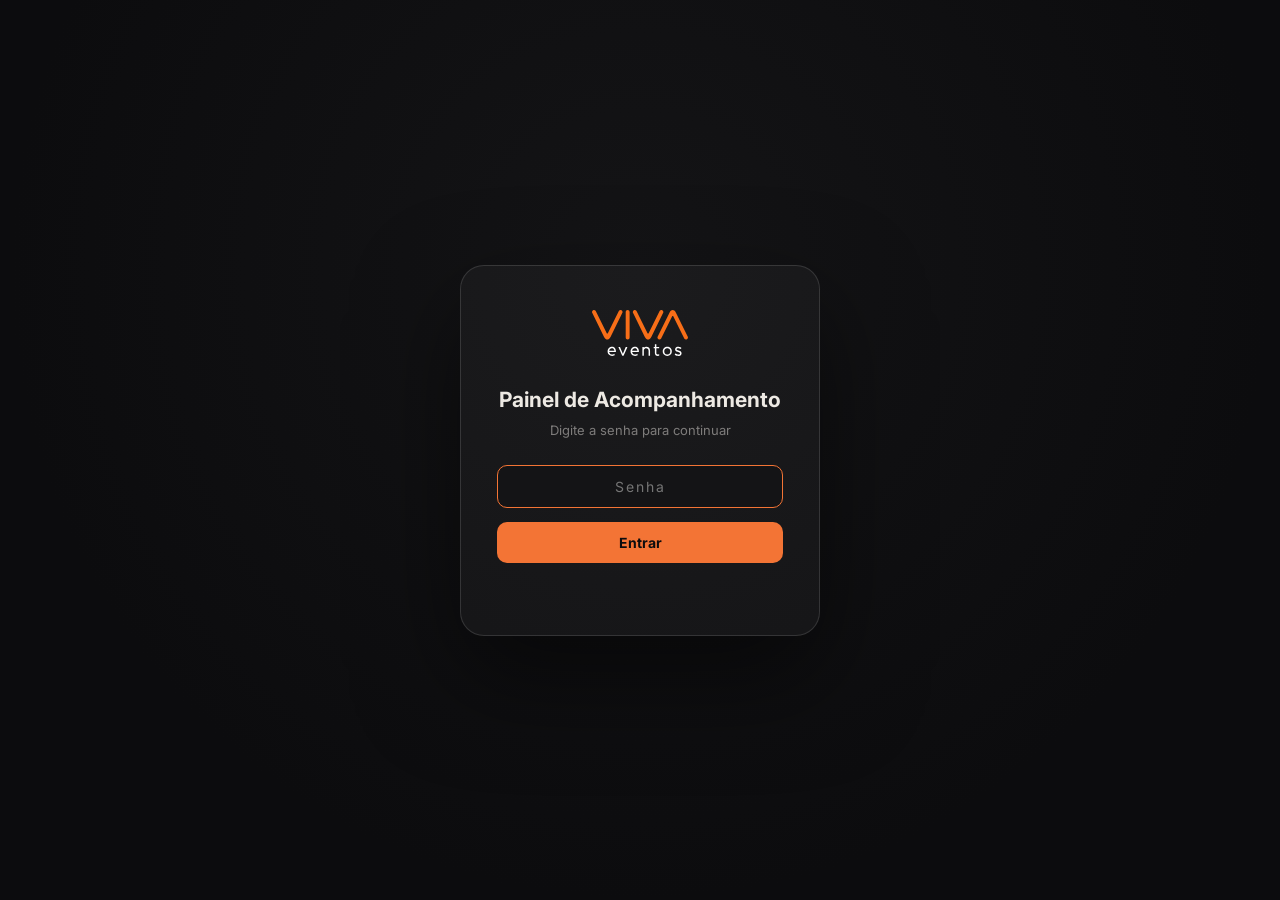
<file: index.html>
<!DOCTYPE html>
<html lang="pt-BR">
<head>
<meta charset="UTF-8">
<meta name="viewport" content="width=device-width, initial-scale=1.0">
<title>VIVA · Painel de Acompanhamento</title>
<link rel="icon" href="assets/logo-viva-icone.svg">
<link rel="preconnect" href="https://fonts.googleapis.com">
<link rel="preconnect" href="https://fonts.gstatic.com" crossorigin>
<link href="https://fonts.googleapis.com/css2?family=Inter:wght@300;400;500;600;700;800&display=swap" rel="stylesheet">
<link rel="stylesheet" href="css/style.css">
</head>
<body>

<!-- ═══════════ PORTÃO DE SENHA ═══════════ -->
<div id="gate">
    <div class="gate-box">
        <img src="assets/logo-viva-completa.svg" alt="VIVA">
        <h1>Painel de Acompanhamento</h1>
        <p>Digite a senha para continuar</p>
        <input type="password" id="gateInput" placeholder="Senha" autocomplete="off">
        <button id="gateBtn">Entrar</button>
        <div class="gate-err" id="gateErr"></div>
    </div>
</div>

<!-- ═══════════ APP ═══════════ -->
<div id="app">

    <header>
        <div class="hdr-left">
            <img src="assets/logo-viva.svg" alt="VIVA">
            <div>
                <div class="hdr-title">Painel de <em>Acompanhamento</em></div>
                <div class="hdr-sub">Tarefas e eventos · VIVA Eventos · Luminous · Triunfo</div>
            </div>
        </div>
        <div class="hdr-right">
            <div class="hdr-sync" id="syncBox" title="Os dados são sincronizados do Notion automaticamente a cada 15 minutos; esta tela recarrega o arquivo a cada 5 minutos.">
                <span class="sync-dot" id="syncDot"></span>
                <span id="syncTxt">Carregando…</span>
            </div>
            <div class="hdr-clock">
                <div class="time" id="clockTime">--:--</div>
                <div class="date" id="clockDate">—</div>
            </div>
            <button class="theme-btn" id="themeBtn" title="Alternar tema claro/escuro">☾</button>
        </div>
    </header>

    <div class="tab-bar">
        <button class="tab-btn active" data-tab="geral">Visão Geral</button>
        <button class="tab-btn" data-tab="atrasadas">Atrasadas</button>
        <button class="tab-btn" data-tab="semana">Semana</button>
    </div>

    <div class="filter-bar" id="filterBar" style="display:none;">
        <div class="pill-group" id="viewToggle" style="display:none;">
            <button class="pill active" data-view="lista">☰ Lista</button>
            <button class="pill" data-view="calendario">▦ Calendário</button>
        </div>
        <span class="filter-label" id="modoLabel">Ver:</span>
        <div class="pill-group" id="modoGroup">
            <button class="pill active" data-modo="pessoa-setor">Por pessoa e setor</button>
            <button class="pill" data-modo="pessoa">Por pessoa</button>
            <button class="pill" data-modo="setor">Por setor</button>
        </div>
        <span class="filter-label">Filtrar:</span>
        <select class="select-filter" id="filtroPessoa">
            <option value="todas">Todas as pessoas</option>
        </select>
        <select class="select-filter" id="filtroSetor">
            <option value="todos">Todos os setores</option>
        </select>
    </div>

    <main>
        <div class="tab-pane active" id="pane-geral"><div id="paneGeral"></div></div>
        <div class="tab-pane" id="pane-atrasadas"><div id="paneAtrasadas"></div></div>
        <div class="tab-pane" id="pane-semana"><div id="paneSemana"></div></div>
    </main>

    <footer>Dados sincronizados do Notion · VIVA Eventos</footer>
</div>

<script src="js/auth.js"></script>
<script src="js/app.js"></script>
</body>
</html>
</file>
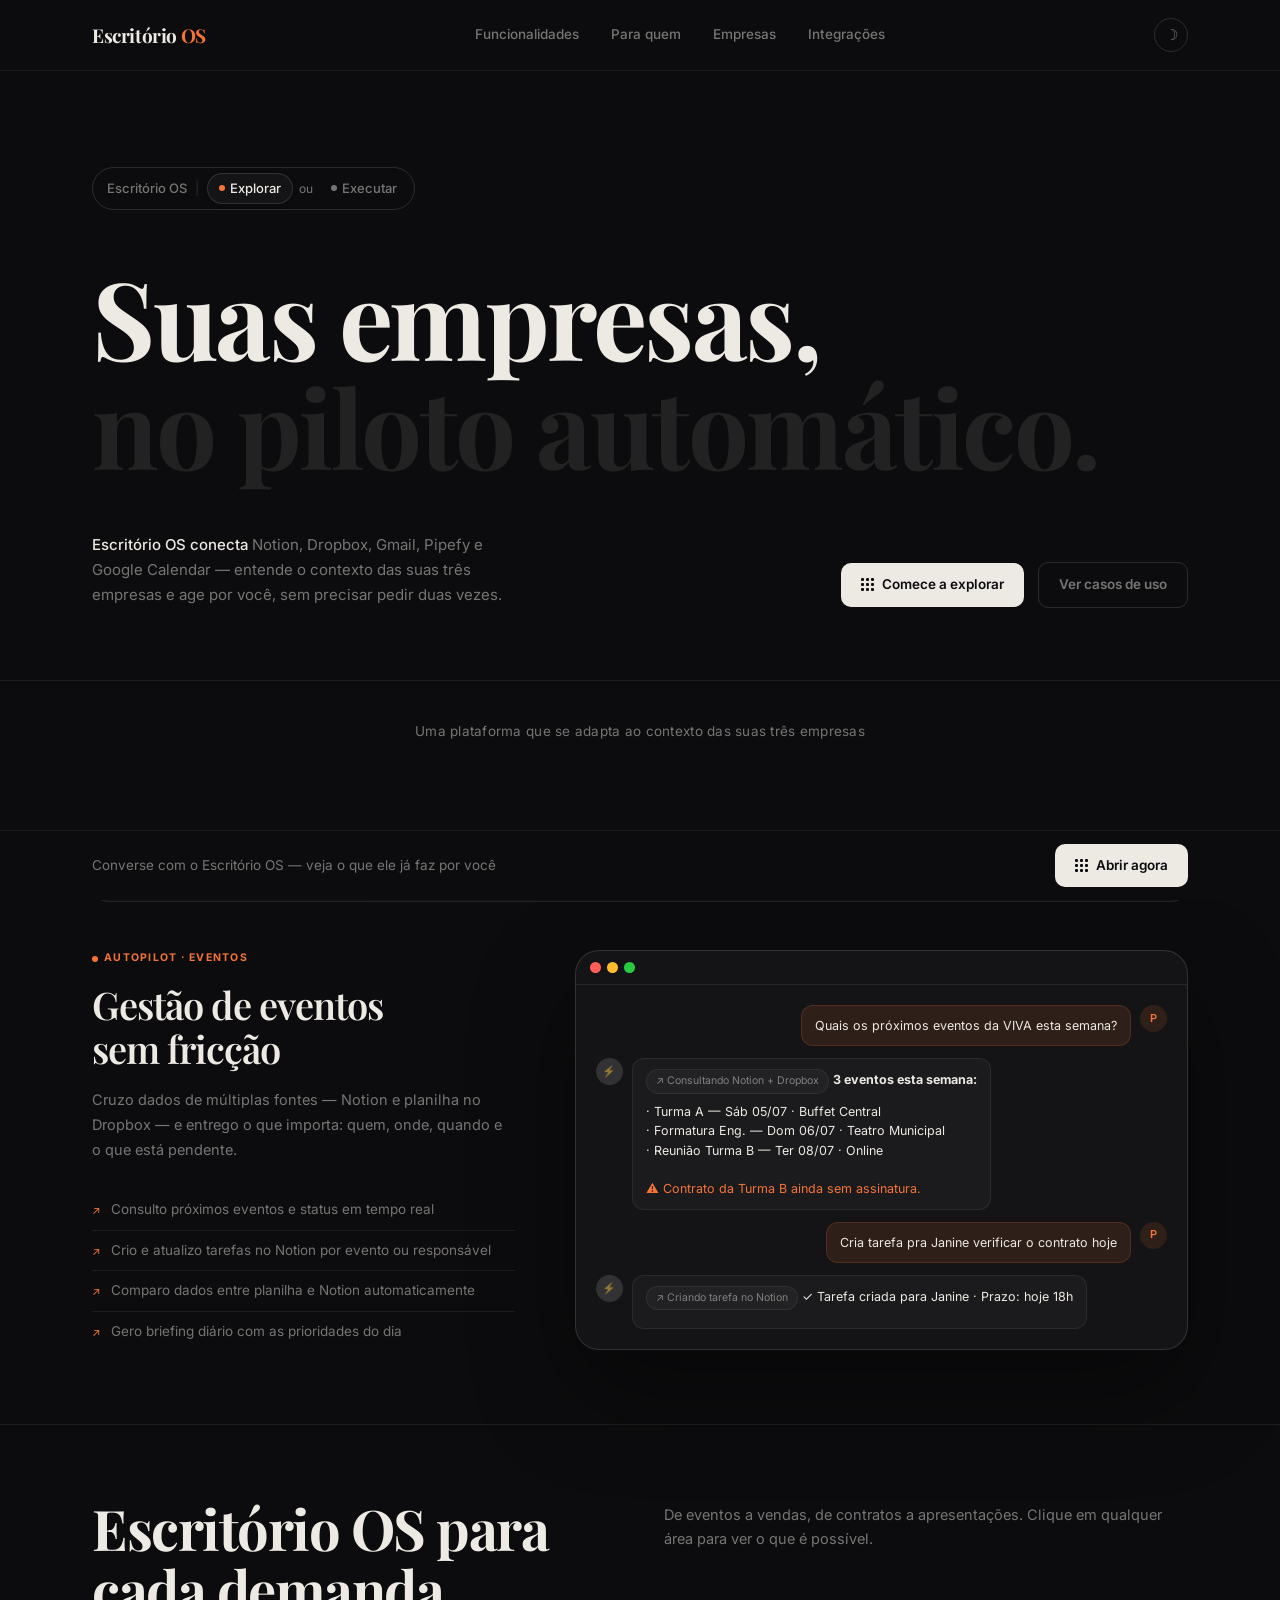
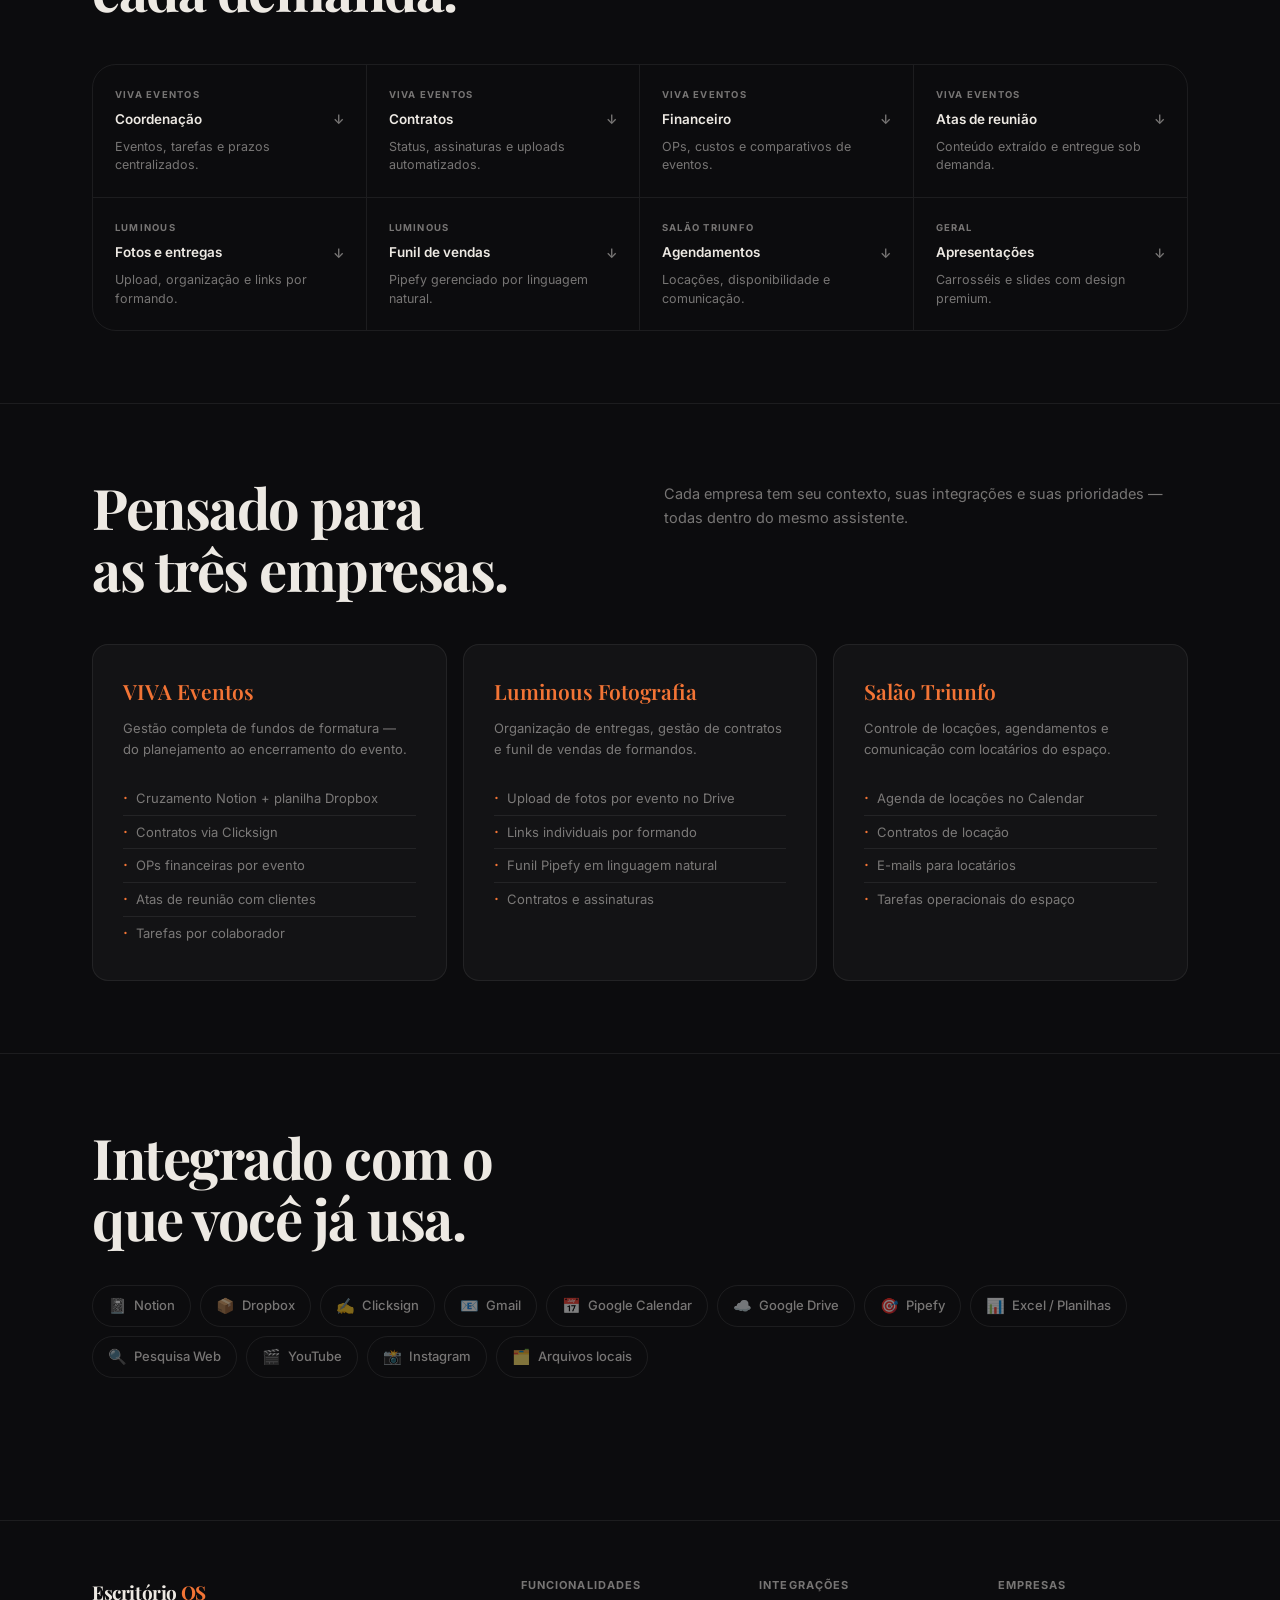
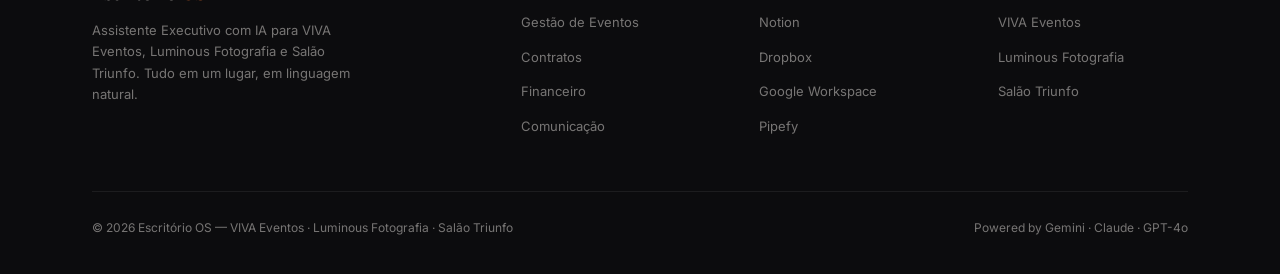
<file: escritorio-os-v2.html>
<!DOCTYPE html>
<html lang="pt-BR" data-theme="dark">
<head>
    <meta charset="UTF-8">
    <meta name="viewport" content="width=device-width, initial-scale=1.0">
    <title>Escritório OS — Assistente Executivo com IA</title>
    <link rel="preconnect" href="https://fonts.googleapis.com">
    <link rel="preconnect" href="https://fonts.gstatic.com" crossorigin>
    <link href="https://fonts.googleapis.com/css2?family=Playfair+Display:ital,wght@0,400;0,500;0,700;1,400&family=Inter:wght@300;400;500;600&display=swap" rel="stylesheet">
    <style>
        *, *::before, *::after { margin: 0; padding: 0; box-sizing: border-box; }

        :root {
            --bg:           #0c0c0e;
            --bg-2:         #141416;
            --bg-card:      rgba(255,255,255,0.03);
            --bg-hover:     rgba(255,255,255,0.055);
            --text:         #ede9e3;
            --muted:        rgba(237,233,227,0.48);
            --ghost:        rgba(237,233,227,0.10);
            --border:       rgba(255,255,255,0.07);
            --border-hi:    rgba(255,255,255,0.13);
            --orange:       #F37435;
            --orange-bg:    rgba(243,116,53,0.12);
            --r-sm: 10px;   --r: 16px;   --r-lg: 24px;
        }

        [data-theme="light"] {
            --bg:        #f3f1ed;
            --bg-2:      #ffffff;
            --bg-card:   rgba(0,0,0,0.025);
            --bg-hover:  rgba(0,0,0,0.045);
            --text:      #0c0c0e;
            --muted:     rgba(12,12,14,0.48);
            --ghost:     rgba(12,12,14,0.08);
            --border:    rgba(0,0,0,0.07);
            --border-hi: rgba(0,0,0,0.13);
            --orange-bg: rgba(243,116,53,0.10);
        }

        html { scroll-behavior: smooth; }

        body {
            font-family: 'Inter', -apple-system, sans-serif;
            background: var(--bg);
            color: var(--text);
            line-height: 1.6;
            overflow-x: hidden;
            transition: background .35s, color .35s;
        }

        .container { max-width: 1160px; margin: 0 auto; padding: 0 32px; }

        /* ── HEADER ─────────────────────────────── */
        header {
            position: sticky; top: 0; z-index: 100;
            padding: 18px 0;
            border-bottom: 1px solid var(--border);
            background: var(--bg);
            transition: background .35s;
        }

        .hdr { display: flex; align-items: center; justify-content: space-between; }

        .logo {
            font-family: 'Playfair Display', serif;
            font-size: 19px; font-weight: 700; letter-spacing: -.4px;
            color: var(--text); text-decoration: none;
        }
        .logo em { font-style: normal; color: var(--orange); }

        nav { display: flex; gap: 32px; }
        nav a {
            font-size: 13.5px; font-weight: 500;
            color: var(--muted); text-decoration: none;
            transition: color .2s;
        }
        nav a:hover { color: var(--text); }

        .theme-btn {
            width: 34px; height: 34px; border-radius: 50%;
            border: 1px solid var(--border-hi);
            background: none; cursor: pointer;
            display: flex; align-items: center; justify-content: center;
            font-size: 15px; color: var(--muted);
            transition: all .2s;
        }
        .theme-btn:hover { color: var(--text); border-color: var(--border-hi); }

        /* ── HERO ───────────────────────────────── */
        .hero { padding: 96px 0 72px; }

        .mode-pill {
            display: inline-flex; align-items: center; gap: 6px;
            border: 1px solid var(--border-hi); border-radius: 100px;
            padding: 5px 5px 5px 14px;
            font-size: 13px; color: var(--muted);
            margin-bottom: 52px;
        }
        .mode-pill .label { font-weight: 500; }
        .pill-sep { color: var(--border-hi); margin: 0 2px; }
        .ou { font-size: 12px; }

        .mode-opt {
            display: inline-flex; align-items: center; gap: 5px;
            padding: 4px 11px; border-radius: 100px;
            font-size: 13px; font-weight: 500;
            cursor: pointer; user-select: none;
            transition: all .2s; color: var(--muted);
            border: 1px solid transparent;
        }
        .mode-opt.active {
            background: var(--bg-2); color: var(--text);
            border-color: var(--border-hi);
            box-shadow: 0 1px 4px rgba(0,0,0,.22);
        }
        .dot {
            width: 6px; height: 6px; border-radius: 50%;
            background: var(--muted);
        }
        .mode-opt.active .dot { background: var(--orange); }

        .hero-h1 {
            font-family: 'Playfair Display', serif;
            font-size: clamp(58px, 8.5vw, 108px);
            line-height: 1.01; letter-spacing: -2.5px;
            font-weight: 700; margin-bottom: 0;
        }
        .hero-h1 .l1 { display: block; color: var(--text); }
        .hero-h1 .l2 { display: block; color: var(--ghost); }

        .hero-foot {
            display: grid; grid-template-columns: 1fr 1fr;
            gap: 48px; align-items: end; margin-top: 52px;
        }

        .hero-sub {
            font-size: 15px; line-height: 1.68;
            color: var(--muted); max-width: 420px;
        }
        .hero-sub strong { color: var(--text); font-weight: 500; }

        .hero-actions { display: flex; align-items: center; justify-content: flex-end; gap: 14px; }

        .btn {
            display: inline-flex; align-items: center; gap: 9px;
            font-size: 13.5px; font-weight: 600;
            padding: 11px 20px; border-radius: var(--r-sm);
            text-decoration: none; transition: opacity .2s;
        }
        .btn-solid { background: var(--text); color: var(--bg); }
        .btn-solid:hover { opacity: .85; }
        .btn-ghost {
            background: none; border: 1px solid var(--border-hi);
            color: var(--muted);
        }
        .btn-ghost:hover { color: var(--text); border-color: var(--border-hi); }

        .dots-icon {
            display: grid; grid-template-columns: repeat(3,1fr);
            gap: 2px; width: 12px;
        }
        .dots-icon span {
            width: 3px; height: 3px; border-radius: 1px;
            background: currentColor;
        }

        /* ── DIVIDER STRIP ──────────────────────── */
        .strip {
            border-top: 1px solid var(--border);
            padding: 40px 0;
            text-align: center;
            font-size: 13.5px; color: var(--muted); letter-spacing: .02em;
        }

        /* ── FEATURE TABS ───────────────────────── */
        .feat-section { padding: 72px 0; }

        .tab-bar {
            display: flex; gap: 0;
            border: 1px solid var(--border); border-radius: var(--r);
            padding: 5px; background: var(--bg-card);
            margin-bottom: 48px; overflow-x: auto;
        }

        .tab-btn {
            flex: 1; display: flex; align-items: center; gap: 7px;
            padding: 9px 16px; border-radius: var(--r-sm);
            background: none; border: none; border: 1px solid transparent;
            color: var(--muted); font-size: 13px; font-weight: 500;
            cursor: pointer; transition: all .2s; white-space: nowrap;
            font-family: 'Inter', sans-serif;
        }
        .tab-btn.active {
            background: var(--bg-2); color: var(--text);
            border-color: var(--border);
            box-shadow: 0 1px 6px rgba(0,0,0,.18);
        }

        .tab-pane { display: none; }
        .tab-pane.active {
            display: grid; grid-template-columns: 1fr 1.45fr;
            gap: 60px; align-items: start;
            animation: fadeIn .3s ease;
        }

        @keyframes fadeIn { from { opacity: 0; transform: translateY(8px); } to { opacity: 1; transform: none; } }

        .pane-eyebrow {
            font-size: 10.5px; font-weight: 700;
            letter-spacing: .12em; text-transform: uppercase;
            color: var(--orange); margin-bottom: 16px;
            display: flex; align-items: center; gap: 6px;
        }
        .pane-eyebrow::before {
            content: ''; width: 6px; height: 6px; border-radius: 50%;
            background: var(--orange); flex-shrink: 0;
        }

        .pane-title {
            font-family: 'Playfair Display', serif;
            font-size: 38px; font-weight: 600;
            line-height: 1.15; letter-spacing: -1px;
            margin-bottom: 18px;
        }

        .pane-desc {
            font-size: 14.5px; color: var(--muted);
            line-height: 1.7; margin-bottom: 28px;
        }

        .pane-list { list-style: none; }
        .pane-list li {
            display: flex; align-items: flex-start; gap: 10px;
            font-size: 13.5px; color: var(--muted);
            padding: 9px 0; border-bottom: 1px solid var(--border);
        }
        .pane-list li:last-child { border-bottom: none; }
        .pane-list li::before {
            content: '↗'; color: var(--orange);
            font-size: 11px; margin-top: 3px; flex-shrink: 0;
        }

        /* ── MOCKUP WINDOW ──────────────────────── */
        .mockup {
            background: var(--bg-2); border: 1px solid var(--border-hi);
            border-radius: var(--r-lg); overflow: hidden;
            box-shadow: 0 40px 100px rgba(0,0,0,.40);
        }
        .mockup-bar {
            display: flex; align-items: center; gap: 6px;
            padding: 11px 14px; border-bottom: 1px solid var(--border);
        }
        .d-r { width: 11px; height: 11px; border-radius: 50%; background: #ff5f57; }
        .d-y { width: 11px; height: 11px; border-radius: 50%; background: #ffbd2e; }
        .d-g { width: 11px; height: 11px; border-radius: 50%; background: #28ca41; }

        .mockup-body { padding: 20px; }

        .chat { display: flex; flex-direction: column; gap: 12px; }

        .msg { display: flex; gap: 9px; align-items: flex-start; }
        .msg.u { flex-direction: row-reverse; }

        .avatar {
            width: 27px; height: 27px; border-radius: 50%;
            background: var(--border-hi); flex-shrink: 0;
            display: flex; align-items: center; justify-content: center;
            font-size: 11px; font-weight: 600; color: var(--muted);
        }
        .msg.u .avatar { background: var(--orange-bg); color: var(--orange); }

        .bubble {
            background: var(--bg-card); border: 1px solid var(--border);
            border-radius: 12px; padding: 10px 13px;
            font-size: 12.5px; line-height: 1.55; max-width: 87%;
            color: var(--text);
        }
        .msg.u .bubble { background: var(--orange-bg); border-color: rgba(243,116,53,.18); }

        .tool-chip {
            display: inline-flex; align-items: center; gap: 5px;
            font-size: 10.5px; color: var(--muted);
            background: var(--bg-card); border: 1px solid var(--border);
            padding: 3px 9px; border-radius: 100px;
            margin-bottom: 8px;
        }

        .hi-orange { color: var(--orange); }
        .hi-green  { color: #28ca41; }

        /* ── NEEDS GRID ─────────────────────────── */
        .needs-section { padding: 72px 0; border-top: 1px solid var(--border); }

        .sec-hdr-row {
            display: grid; grid-template-columns: 1fr 1fr;
            gap: 48px; align-items: start; margin-bottom: 44px;
        }

        .sec-title {
            font-family: 'Playfair Display', serif;
            font-size: clamp(34px, 4.5vw, 56px);
            font-weight: 700; line-height: 1.1; letter-spacing: -1.5px;
        }

        .sec-sub { font-size: 14.5px; color: var(--muted); line-height: 1.65; }

        .needs-grid {
            border: 1px solid var(--border); border-radius: var(--r-lg);
            overflow: hidden;
        }

        .needs-row {
            display: grid; grid-template-columns: repeat(4,1fr);
        }
        .needs-row:not(:last-child) { border-bottom: 1px solid var(--border); }

        .need-card {
            padding: 22px; border-right: 1px solid var(--border);
            cursor: pointer; transition: background .2s;
        }
        .need-card:last-child { border-right: none; }
        .need-card:hover { background: var(--bg-hover); }
        .need-card.open { background: var(--bg-card); }

        .need-cat {
            font-size: 9.5px; font-weight: 700; letter-spacing: .13em;
            text-transform: uppercase; color: var(--muted); margin-bottom: 7px;
        }

        .need-hd {
            font-size: 13.5px; font-weight: 600;
            display: flex; justify-content: space-between; align-items: center;
            gap: 6px; margin-bottom: 7px;
        }

        .need-arrow { color: var(--muted); font-size: 13px; transition: transform .2s; flex-shrink: 0; }
        .need-card.open .need-arrow { transform: rotate(180deg); color: var(--orange); }

        .need-blurb { font-size: 12.5px; color: var(--muted); line-height: 1.5; }

        .need-expand {
            display: none; padding-top: 12px; margin-top: 10px;
            border-top: 1px solid var(--border);
            font-size: 12.5px; color: var(--muted); line-height: 1.6;
        }
        .need-card.open .need-expand { display: block; }

        /* ── COMPANY CARDS ──────────────────────── */
        .co-section { padding: 72px 0; border-top: 1px solid var(--border); }

        .co-grid { display: grid; grid-template-columns: repeat(3,1fr); gap: 16px; margin-top: 44px; }

        .co-card {
            background: var(--bg-card); border: 1px solid var(--border);
            border-radius: var(--r); padding: 30px;
            transition: all .25s;
        }
        .co-card:hover { background: var(--bg-hover); border-color: var(--border-hi); }

        .co-name {
            font-family: 'Playfair Display', serif;
            font-size: 21px; font-weight: 600; color: var(--orange);
            margin-bottom: 10px;
        }

        .co-tag { font-size: 13px; color: var(--muted); margin-bottom: 22px; line-height: 1.6; }

        .co-list { list-style: none; }
        .co-list li {
            display: flex; align-items: flex-start; gap: 8px;
            font-size: 13px; color: var(--muted);
            padding: 6px 0; border-bottom: 1px solid var(--border);
        }
        .co-list li:last-child { border-bottom: none; }
        .co-list li::before { content: '·'; color: var(--orange); font-size: 18px; line-height: 1; margin-top: 1px; }

        /* ── INTEGRATIONS ───────────────────────── */
        .int-section { padding: 72px 0; border-top: 1px solid var(--border); }

        .int-pills { display: flex; flex-wrap: wrap; gap: 9px; margin-top: 36px; }

        .int-pill {
            display: flex; align-items: center; gap: 7px;
            padding: 8px 15px; border: 1px solid var(--border);
            border-radius: 100px; font-size: 13px; font-weight: 500;
            color: var(--muted); transition: all .2s;
        }
        .int-pill:hover { border-color: var(--border-hi); color: var(--text); }
        .int-pill .ico { font-size: 15px; }

        /* ── STICKY CTA ─────────────────────────── */
        .sticky-bar {
            position: sticky; bottom: 0; z-index: 90;
            border-top: 1px solid var(--border);
            background: var(--bg);
            padding: 13px 0; transition: background .35s;
        }
        .sticky-inner { display: flex; align-items: center; justify-content: space-between; }
        .sticky-txt { font-size: 13.5px; color: var(--muted); }

        /* ── FOOTER ─────────────────────────────── */
        footer { border-top: 1px solid var(--border); padding: 56px 0 36px; }

        .foot-top {
            display: grid; grid-template-columns: 2fr 1fr 1fr 1fr;
            gap: 48px; margin-bottom: 44px;
        }

        .foot-brand .logo { display: block; margin-bottom: 12px; }
        .foot-brand p { font-size: 13px; color: var(--muted); line-height: 1.65; max-width: 280px; }

        .foot-col h5 {
            font-size: 11px; font-weight: 700; letter-spacing: .1em;
            text-transform: uppercase; color: var(--muted); margin-bottom: 14px;
        }
        .foot-col ul { list-style: none; }
        .foot-col li { margin-bottom: 9px; }
        .foot-col a { font-size: 13px; color: var(--muted); text-decoration: none; transition: color .2s; }
        .foot-col a:hover { color: var(--text); }

        .foot-bot {
            border-top: 1px solid var(--border); padding-top: 26px;
            display: flex; justify-content: space-between; align-items: center;
        }
        .foot-bot p { font-size: 12px; color: var(--muted); }

        /* ── FADE IN ────────────────────────────── */
        .fi { opacity: 0; transform: translateY(18px); transition: opacity .6s ease, transform .6s ease; }
        .fi.v { opacity: 1; transform: none; }
        .fi.d1 { transition-delay: .05s; }
        .fi.d2 { transition-delay: .12s; }
        .fi.d3 { transition-delay: .20s; }

        /* ── RESPONSIVE ─────────────────────────── */
        @media (max-width: 960px) {
            .hero-foot, .sec-hdr-row, .tab-pane.active { grid-template-columns: 1fr; }
            .hero-actions { justify-content: flex-start; }
            .co-grid { grid-template-columns: 1fr; }
            .needs-row { grid-template-columns: 1fr 1fr; }
            .foot-top { grid-template-columns: 1fr 1fr; }
        }
        @media (max-width: 600px) {
            .container { padding: 0 20px; }
            .hero { padding: 60px 0 48px; }
            nav { display: none; }
            .needs-row { grid-template-columns: 1fr; }
            .foot-top { grid-template-columns: 1fr; }
            .hero-h1 { letter-spacing: -1.5px; }
        }
    </style>
</head>
<body>

<!-- ═══════════════════════ HEADER ═══════════════════════ -->
<header>
    <div class="container">
        <div class="hdr">
            <a class="logo" href="#">Escritório <em>OS</em></a>
            <nav>
                <a href="#funcionalidades">Funcionalidades</a>
                <a href="#demandas">Para quem</a>
                <a href="#empresas">Empresas</a>
                <a href="#integracoes">Integrações</a>
            </nav>
            <button class="theme-btn" id="themeBtn" onclick="toggleTheme()" title="Alternar tema">☽</button>
        </div>
    </div>
</header>

<!-- ═══════════════════════ HERO ═══════════════════════ -->
<section class="hero">
    <div class="container">

        <div class="mode-pill">
            <span class="label">Escritório OS</span>
            <span class="pill-sep">|</span>
            <span class="mode-opt active" id="mode-explorar" onclick="setMode('explorar')">
                <span class="dot"></span> Explorar
            </span>
            <span class="ou">ou</span>
            <span class="mode-opt" id="mode-executar" onclick="setMode('executar')">
                <span class="dot"></span> Executar
            </span>
        </div>

        <h1 class="hero-h1">
            <span class="l1">Suas empresas,</span>
            <span class="l2">no piloto automático.</span>
        </h1>

        <div class="hero-foot">
            <p class="hero-sub" id="heroSub">
                <strong>Escritório OS conecta</strong> Notion, Dropbox, Gmail, Pipefy e Google Calendar — entende o contexto das suas três empresas e age por você, sem precisar pedir duas vezes.
            </p>
            <div class="hero-actions">
                <a href="#funcionalidades" class="btn btn-solid">
                    <span class="dots-icon"><span></span><span></span><span></span><span></span><span></span><span></span><span></span><span></span><span></span></span>
                    Comece a explorar
                </a>
                <a href="#demandas" class="btn btn-ghost">Ver casos de uso</a>
            </div>
        </div>

    </div>
</section>

<!-- ═══════════════════════ STRIP ═══════════════════════ -->
<div class="strip">
    <div class="container">Uma plataforma que se adapta ao contexto das suas três empresas</div>
</div>

<!-- ═══════════════════════ FEATURE TABS ═══════════════════════ -->
<section class="feat-section" id="funcionalidades">
    <div class="container">

        <div class="tab-bar">
            <button class="tab-btn active" onclick="switchTab('eventos', this)">📅 Gestão de Eventos</button>
            <button class="tab-btn" onclick="switchTab('contratos', this)">📄 Contratos</button>
            <button class="tab-btn" onclick="switchTab('financeiro', this)">📊 Financeiro</button>
            <button class="tab-btn" onclick="switchTab('comunicacao', this)">✉️ Comunicação</button>
        </div>

        <!-- EVENTOS -->
        <div class="tab-pane active" id="pane-eventos">
            <div>
                <div class="pane-eyebrow">AUTOPILOT · EVENTOS</div>
                <h2 class="pane-title">Gestão de eventos<br>sem fricção</h2>
                <p class="pane-desc">Cruzo dados de múltiplas fontes — Notion e planilha no Dropbox — e entrego o que importa: quem, onde, quando e o que está pendente.</p>
                <ul class="pane-list">
                    <li>Consulto próximos eventos e status em tempo real</li>
                    <li>Crio e atualizo tarefas no Notion por evento ou responsável</li>
                    <li>Comparo dados entre planilha e Notion automaticamente</li>
                    <li>Gero briefing diário com as prioridades do dia</li>
                </ul>
            </div>
            <div class="mockup">
                <div class="mockup-bar"><div class="d-r"></div><div class="d-y"></div><div class="d-g"></div></div>
                <div class="mockup-body">
                    <div class="chat">
                        <div class="msg u">
                            <div class="avatar">P</div>
                            <div class="bubble">Quais os próximos eventos da VIVA esta semana?</div>
                        </div>
                        <div class="msg">
                            <div class="avatar">⚡</div>
                            <div class="bubble">
                                <div class="tool-chip">↗ Consultando Notion + Dropbox</div>
                                <strong>3 eventos esta semana:</strong><br>
                                · Turma A — Sáb 05/07 · Buffet Central<br>
                                · Formatura Eng. — Dom 06/07 · Teatro Municipal<br>
                                · Reunião Turma B — Ter 08/07 · Online<br><br>
                                <span class="hi-orange">⚠ Contrato da Turma B ainda sem assinatura.</span>
                            </div>
                        </div>
                        <div class="msg u">
                            <div class="avatar">P</div>
                            <div class="bubble">Cria tarefa pra Janine verificar o contrato hoje</div>
                        </div>
                        <div class="msg">
                            <div class="avatar">⚡</div>
                            <div class="bubble">
                                <div class="tool-chip">↗ Criando tarefa no Notion</div>
                                ✓ Tarefa criada para Janine · Prazo: hoje 18h
                            </div>
                        </div>
                    </div>
                </div>
            </div>
        </div>

        <!-- CONTRATOS -->
        <div class="tab-pane" id="pane-contratos">
            <div>
                <div class="pane-eyebrow">AUTOPILOT · CONTRATOS</div>
                <h2 class="pane-title">Contratos sob<br>controle total</h2>
                <p class="pane-desc">Busco contratos no Dropbox e Clicksign, verifico status de assinatura e cuido do processo do início ao fim — sem você precisar abrir nenhum sistema.</p>
                <ul class="pane-list">
                    <li>Verifico quais contratos estão pendentes de assinatura</li>
                    <li>Adiciono signatários e faço upload de novos documentos</li>
                    <li>Busco por cliente, evento ou fornecedor</li>
                    <li>Organizo a estrutura de pastas no Dropbox automaticamente</li>
                </ul>
            </div>
            <div class="mockup">
                <div class="mockup-bar"><div class="d-r"></div><div class="d-y"></div><div class="d-g"></div></div>
                <div class="mockup-body">
                    <div class="chat">
                        <div class="msg u">
                            <div class="avatar">P</div>
                            <div class="bubble">O contrato do Cliente Silva foi assinado?</div>
                        </div>
                        <div class="msg">
                            <div class="avatar">⚡</div>
                            <div class="bubble">
                                <div class="tool-chip">↗ Consultando Clicksign</div>
                                Contrato Silva — <span class="hi-orange">Aguardando assinatura</span><br>
                                Enviado em: 28/06 · Signatário: João Silva<br><br>
                                Quer que eu envie um lembrete por e-mail?
                            </div>
                        </div>
                        <div class="msg u">
                            <div class="avatar">P</div>
                            <div class="bubble">Sim, manda o lembrete</div>
                        </div>
                        <div class="msg">
                            <div class="avatar">⚡</div>
                            <div class="bubble">
                                <div class="tool-chip">↗ Criando rascunho no Gmail</div>
                                ✓ Rascunho criado · Para: joao@silva.com<br>
                                <span style="font-size:11.5px;color:var(--muted)">Aberto no Gmail para revisão final.</span>
                            </div>
                        </div>
                    </div>
                </div>
            </div>
        </div>

        <!-- FINANCEIRO -->
        <div class="tab-pane" id="pane-financeiro">
            <div>
                <div class="pane-eyebrow">AUTOPILOT · FINANCEIRO</div>
                <h2 class="pane-title">Análise de OP<br>instantânea</h2>
                <p class="pane-desc">Leio planilhas de Orçamento e Planejamento no Dropbox e respondo perguntas financeiras com base nos dados reais — sem SQL, sem fórmulas.</p>
                <ul class="pane-list">
                    <li>Extraio valores por fornecedor de qualquer planilha OP</li>
                    <li>Comparo planejado vs. realizado por evento</li>
                    <li>Respondo em linguagem natural, com os números certos</li>
                    <li>Gero relatórios prontos para apresentação</li>
                </ul>
            </div>
            <div class="mockup">
                <div class="mockup-bar"><div class="d-r"></div><div class="d-y"></div><div class="d-g"></div></div>
                <div class="mockup-body">
                    <div class="chat">
                        <div class="msg u">
                            <div class="avatar">P</div>
                            <div class="bubble">Quanto foi gasto com buffet no evento de junho?</div>
                        </div>
                        <div class="msg">
                            <div class="avatar">⚡</div>
                            <div class="bubble">
                                <div class="tool-chip">↗ Lendo OP_Junho_2026.xlsx</div>
                                <strong>Buffet — Evento Junho:</strong><br>
                                · Orçado: R$ 18.400<br>
                                · Realizado: R$ 17.950<br>
                                · Economia: <span class="hi-green">R$ 450 (2,4%)</span><br><br>
                                Quer o comparativo de todos os fornecedores?
                            </div>
                        </div>
                    </div>
                </div>
            </div>
        </div>

        <!-- COMUNICAÇÃO -->
        <div class="tab-pane" id="pane-comunicacao">
            <div>
                <div class="pane-eyebrow">AUTOPILOT · COMUNICAÇÃO</div>
                <h2 class="pane-title">E-mails prontos<br>para enviar</h2>
                <p class="pane-desc">Crio rascunhos completos no Gmail com contexto real do evento, cliente e demanda — formatados e prontos para revisão antes de enviar.</p>
                <ul class="pane-list">
                    <li>Contexto completo do evento e cliente incluído automaticamente</li>
                    <li>Tom ajustável: formal, cordial ou objetivo</li>
                    <li>Incluo datas, valores e detalhes das ferramentas conectadas</li>
                    <li>Salvo como rascunho no Gmail — você revisa e envia</li>
                </ul>
            </div>
            <div class="mockup">
                <div class="mockup-bar"><div class="d-r"></div><div class="d-y"></div><div class="d-g"></div></div>
                <div class="mockup-body">
                    <div class="chat">
                        <div class="msg u">
                            <div class="avatar">P</div>
                            <div class="bubble">Cria um e-mail pro buffet confirmando o evento de sábado</div>
                        </div>
                        <div class="msg">
                            <div class="avatar">⚡</div>
                            <div class="bubble">
                                <div class="tool-chip">↗ Consultando evento · Criando rascunho Gmail</div>
                                ✓ Rascunho criado<br>
                                <strong>Para:</strong> contato@buffet.com.br<br>
                                <strong>Assunto:</strong> Confirmação — Evento 05/07/2026<br>
                                <span style="font-size:11.5px;color:var(--muted)">Aberto no Gmail para sua revisão.</span>
                            </div>
                        </div>
                    </div>
                </div>
            </div>
        </div>

    </div>
</section>

<!-- ═══════════════════════ NEEDS GRID ═══════════════════════ -->
<section class="needs-section" id="demandas">
    <div class="container">

        <div class="sec-hdr-row">
            <h2 class="sec-title fi">Escritório OS para<br>cada demanda.</h2>
            <p class="sec-sub fi d1" style="margin-top:6px;">De eventos a vendas, de contratos a apresentações. Clique em qualquer área para ver o que é possível.</p>
        </div>

        <div class="needs-grid fi d2">
            <div class="needs-row">
                <div class="need-card" onclick="toggleNeed(this)">
                    <div class="need-cat">VIVA EVENTOS</div>
                    <div class="need-hd">Coordenação <span class="need-arrow">↓</span></div>
                    <div class="need-blurb">Eventos, tarefas e prazos centralizados.</div>
                    <div class="need-expand">Consulto próximos eventos, crio tarefas por responsável, monitoro prazos e cruzo dados do Notion com a planilha oficial do Dropbox.</div>
                </div>
                <div class="need-card" onclick="toggleNeed(this)">
                    <div class="need-cat">VIVA EVENTOS</div>
                    <div class="need-hd">Contratos <span class="need-arrow">↓</span></div>
                    <div class="need-blurb">Status, assinaturas e uploads automatizados.</div>
                    <div class="need-expand">Verifico pendências no Clicksign, adiciono signatários, faço upload e organizo contratos no Dropbox seguindo a estrutura da empresa.</div>
                </div>
                <div class="need-card" onclick="toggleNeed(this)">
                    <div class="need-cat">VIVA EVENTOS</div>
                    <div class="need-hd">Financeiro <span class="need-arrow">↓</span></div>
                    <div class="need-blurb">OPs, custos e comparativos de eventos.</div>
                    <div class="need-expand">Leio planilhas OP no Dropbox, extraio valores por fornecedor, comparo planejado vs. realizado e gero relatórios prontos para apresentação.</div>
                </div>
                <div class="need-card" onclick="toggleNeed(this)">
                    <div class="need-cat">VIVA EVENTOS</div>
                    <div class="need-hd">Atas de reunião <span class="need-arrow">↓</span></div>
                    <div class="need-blurb">Conteúdo extraído e entregue sob demanda.</div>
                    <div class="need-expand">Busco atas no Dropbox e entrego apenas o que importa — decisões, próximos passos e responsáveis — sem os cabeçalhos irrelevantes.</div>
                </div>
            </div>
            <div class="needs-row">
                <div class="need-card" onclick="toggleNeed(this)">
                    <div class="need-cat">LUMINOUS</div>
                    <div class="need-hd">Fotos e entregas <span class="need-arrow">↓</span></div>
                    <div class="need-blurb">Upload, organização e links por formando.</div>
                    <div class="need-expand">Faço upload para o Google Drive da Luminous, organizo por evento e gero links de compartilhamento individuais para cada formando.</div>
                </div>
                <div class="need-card" onclick="toggleNeed(this)">
                    <div class="need-cat">LUMINOUS</div>
                    <div class="need-hd">Funil de vendas <span class="need-arrow">↓</span></div>
                    <div class="need-blurb">Pipefy gerenciado por linguagem natural.</div>
                    <div class="need-expand">Consulto leads, movo cards entre fases, adiciono comentários e atualizo campos do Pipefy — tudo via conversa, sem abrir o board.</div>
                </div>
                <div class="need-card" onclick="toggleNeed(this)">
                    <div class="need-cat">SALÃO TRIUNFO</div>
                    <div class="need-hd">Agendamentos <span class="need-arrow">↓</span></div>
                    <div class="need-blurb">Locações, disponibilidade e comunicação.</div>
                    <div class="need-expand">Consulto e crio eventos no Calendar, verifico disponibilidade do espaço e gerencio comunicação com locatários via Gmail.</div>
                </div>
                <div class="need-card" onclick="toggleNeed(this)">
                    <div class="need-cat">GERAL</div>
                    <div class="need-hd">Apresentações <span class="need-arrow">↓</span></div>
                    <div class="need-blurb">Carrosséis e slides com design premium.</div>
                    <div class="need-expand">Gero carrosséis HTML com design profissional, exporto como PNG de alta resolução e converto para PowerPoint editável.</div>
                </div>
            </div>
        </div>

    </div>
</section>

<!-- ═══════════════════════ COMPANIES ═══════════════════════ -->
<section class="co-section" id="empresas">
    <div class="container">

        <div class="sec-hdr-row">
            <h2 class="sec-title fi">Pensado para<br>as três empresas.</h2>
            <p class="sec-sub fi d1" style="margin-top:6px;">Cada empresa tem seu contexto, suas integrações e suas prioridades — todas dentro do mesmo assistente.</p>
        </div>

        <div class="co-grid">
            <div class="co-card fi">
                <div class="co-name">VIVA Eventos</div>
                <p class="co-tag">Gestão completa de fundos de formatura — do planejamento ao encerramento do evento.</p>
                <ul class="co-list">
                    <li>Cruzamento Notion + planilha Dropbox</li>
                    <li>Contratos via Clicksign</li>
                    <li>OPs financeiras por evento</li>
                    <li>Atas de reunião com clientes</li>
                    <li>Tarefas por colaborador</li>
                </ul>
            </div>
            <div class="co-card fi d1">
                <div class="co-name">Luminous Fotografia</div>
                <p class="co-tag">Organização de entregas, gestão de contratos e funil de vendas de formandos.</p>
                <ul class="co-list">
                    <li>Upload de fotos por evento no Drive</li>
                    <li>Links individuais por formando</li>
                    <li>Funil Pipefy em linguagem natural</li>
                    <li>Contratos e assinaturas</li>
                </ul>
            </div>
            <div class="co-card fi d2">
                <div class="co-name">Salão Triunfo</div>
                <p class="co-tag">Controle de locações, agendamentos e comunicação com locatários do espaço.</p>
                <ul class="co-list">
                    <li>Agenda de locações no Calendar</li>
                    <li>Contratos de locação</li>
                    <li>E-mails para locatários</li>
                    <li>Tarefas operacionais do espaço</li>
                </ul>
            </div>
        </div>

    </div>
</section>

<!-- ═══════════════════════ INTEGRATIONS ═══════════════════════ -->
<section class="int-section" id="integracoes">
    <div class="container">
        <h2 class="sec-title fi" style="max-width:520px;">Integrado com o<br>que você já usa.</h2>
        <div class="int-pills fi d1">
            <div class="int-pill"><span class="ico">📓</span> Notion</div>
            <div class="int-pill"><span class="ico">📦</span> Dropbox</div>
            <div class="int-pill"><span class="ico">✍️</span> Clicksign</div>
            <div class="int-pill"><span class="ico">📧</span> Gmail</div>
            <div class="int-pill"><span class="ico">📅</span> Google Calendar</div>
            <div class="int-pill"><span class="ico">☁️</span> Google Drive</div>
            <div class="int-pill"><span class="ico">🎯</span> Pipefy</div>
            <div class="int-pill"><span class="ico">📊</span> Excel / Planilhas</div>
            <div class="int-pill"><span class="ico">🔍</span> Pesquisa Web</div>
            <div class="int-pill"><span class="ico">🎬</span> YouTube</div>
            <div class="int-pill"><span class="ico">📸</span> Instagram</div>
            <div class="int-pill"><span class="ico">🗂️</span> Arquivos locais</div>
        </div>
    </div>
</section>

<!-- ═══════════════════════ STICKY CTA ═══════════════════════ -->
<div class="sticky-bar">
    <div class="container">
        <div class="sticky-inner">
            <span class="sticky-txt">Converse com o Escritório OS — veja o que ele já faz por você</span>
            <a href="#" class="btn btn-solid">
                <span class="dots-icon"><span></span><span></span><span></span><span></span><span></span><span></span><span></span><span></span><span></span></span>
                Abrir agora
            </a>
        </div>
    </div>
</div>

<!-- ═══════════════════════ FOOTER ═══════════════════════ -->
<footer>
    <div class="container">
        <div class="foot-top">
            <div class="foot-brand">
                <a class="logo" href="#">Escritório <em>OS</em></a>
                <p>Assistente Executivo com IA para VIVA Eventos, Luminous Fotografia e Salão Triunfo. Tudo em um lugar, em linguagem natural.</p>
            </div>
            <div class="foot-col">
                <h5>Funcionalidades</h5>
                <ul>
                    <li><a href="#funcionalidades">Gestão de Eventos</a></li>
                    <li><a href="#funcionalidades">Contratos</a></li>
                    <li><a href="#funcionalidades">Financeiro</a></li>
                    <li><a href="#funcionalidades">Comunicação</a></li>
                </ul>
            </div>
            <div class="foot-col">
                <h5>Integrações</h5>
                <ul>
                    <li><a href="#integracoes">Notion</a></li>
                    <li><a href="#integracoes">Dropbox</a></li>
                    <li><a href="#integracoes">Google Workspace</a></li>
                    <li><a href="#integracoes">Pipefy</a></li>
                </ul>
            </div>
            <div class="foot-col">
                <h5>Empresas</h5>
                <ul>
                    <li><a href="#empresas">VIVA Eventos</a></li>
                    <li><a href="#empresas">Luminous Fotografia</a></li>
                    <li><a href="#empresas">Salão Triunfo</a></li>
                </ul>
            </div>
        </div>
        <div class="foot-bot">
            <p>© 2026 Escritório OS — VIVA Eventos · Luminous Fotografia · Salão Triunfo</p>
            <p>Powered by Gemini · Claude · GPT-4o</p>
        </div>
    </div>
</footer>

<script>
// ── Theme toggle ──────────────────────────────────────────
function toggleTheme() {
    const html = document.documentElement;
    const dark = html.getAttribute('data-theme') === 'dark';
    html.setAttribute('data-theme', dark ? 'light' : 'dark');
    document.getElementById('themeBtn').textContent = dark ? '☀' : '☽';
}

// ── Mode pill ─────────────────────────────────────────────
const subTexts = {
    explorar: '<strong>Escritório OS conecta</strong> Notion, Dropbox, Gmail, Pipefy e Google Calendar — entende o contexto das suas três empresas e age por você, sem precisar pedir duas vezes.',
    executar: '<strong>Diga o que precisa</strong> em linguagem natural. O Escritório OS executa — cria tarefas, envia e-mails, assina contratos, atualiza o Pipefy — e só pede confirmação quando necessário.'
};
function setMode(m) {
    document.querySelectorAll('.mode-opt').forEach(el => el.classList.remove('active'));
    document.getElementById('mode-' + m).classList.add('active');
    document.getElementById('heroSub').innerHTML = subTexts[m];
}

// ── Tab switcher ──────────────────────────────────────────
function switchTab(id, btn) {
    document.querySelectorAll('.tab-pane').forEach(el => el.classList.remove('active'));
    document.querySelectorAll('.tab-btn').forEach(el => el.classList.remove('active'));
    document.getElementById('pane-' + id).classList.add('active');
    btn.classList.add('active');
}

// ── Need cards (expandable) ───────────────────────────────
function toggleNeed(card) {
    const wasOpen = card.classList.contains('open');
    card.closest('.needs-row').querySelectorAll('.need-card').forEach(c => c.classList.remove('open'));
    if (!wasOpen) card.classList.add('open');
}

// ── Fade-in on scroll ─────────────────────────────────────
const obs = new IntersectionObserver(entries => {
    entries.forEach(e => { if (e.isIntersecting) { e.target.classList.add('v'); obs.unobserve(e.target); } });
}, { threshold: 0.08 });
document.querySelectorAll('.fi').forEach(el => obs.observe(el));
</script>
</body>
</html>
</file>
<file: css/style.css>
*, *::before, *::after { margin: 0; padding: 0; box-sizing: border-box; }

:root {
    --bg:           #0c0c0e;
    --bg-2:         #141416;
    --bg-card:      rgba(255,255,255,0.03);
    --bg-hover:     rgba(255,255,255,0.055);
    --text:         #ede9e3;
    --muted:        rgba(237,233,227,0.48);
    --ghost:        rgba(237,233,227,0.10);
    --border:       rgba(255,255,255,0.07);
    --border-hi:    rgba(255,255,255,0.13);
    --orange:       #F37435;
    --orange-bg:    rgba(243,116,53,0.12);
    --green:        #28ca41;
    --green-bg:     rgba(40,202,65,0.12);
    --pink:         #e0559b;
    --pink-bg:      rgba(224,85,155,0.12);
    --red:          #ff5f57;
    --red-bg:       rgba(255,95,87,0.12);
    --r-sm: 10px;   --r: 16px;   --r-lg: 24px;
}

[data-theme="light"] {
    --bg:        #f3f1ed;
    --bg-2:      #ffffff;
    --bg-card:   rgba(0,0,0,0.025);
    --bg-hover:  rgba(0,0,0,0.045);
    --text:      #0c0c0e;
    --muted:     rgba(12,12,14,0.52);
    --ghost:     rgba(12,12,14,0.08);
    --border:    rgba(0,0,0,0.08);
    --border-hi: rgba(0,0,0,0.15);
    --orange-bg: rgba(243,116,53,0.10);
    --green-bg:  rgba(40,202,65,0.10);
    --pink-bg:   rgba(224,85,155,0.10);
    --red-bg:    rgba(255,95,87,0.10);
}

html, body { height: 100%; }

body {
    font-family: 'Inter', -apple-system, BlinkMacSystemFont, sans-serif;
    background: var(--bg);
    color: var(--text);
    line-height: 1.5;
    overflow-x: hidden;
    transition: background .3s, color .3s;
}

/* ── LOGIN GATE ─────────────────────────────── */
#gate {
    position: fixed; inset: 0; z-index: 500;
    display: flex; align-items: center; justify-content: center;
    background: radial-gradient(circle at 50% 30%, var(--bg-2) 0%, var(--bg) 70%);
}
.gate-box {
    width: 360px; text-align: center;
    padding: 44px 36px; border: 1px solid var(--border-hi);
    border-radius: var(--r-lg); background: var(--bg-card);
    box-shadow: 0 40px 100px rgba(0,0,0,.5);
}
.gate-box img { height: 46px; margin-bottom: 22px; }
.gate-box h1 {
    font-size: 21px; font-weight: 700; margin-bottom: 6px;
}
.gate-box p { font-size: 13px; color: var(--muted); margin-bottom: 24px; }
.gate-box input {
    width: 100%; padding: 12px 14px; border-radius: var(--r-sm);
    border: 1px solid var(--border-hi); background: var(--bg-2);
    color: var(--text); font-size: 14px; font-family: inherit;
    margin-bottom: 14px; text-align: center; letter-spacing: 2px;
}
.gate-box input:focus { outline: none; border-color: var(--orange); }
.gate-box button {
    width: 100%; padding: 12px; border-radius: var(--r-sm); border: none;
    background: var(--orange); color: #0c0c0e; font-weight: 700;
    font-size: 14px; cursor: pointer; font-family: inherit;
    transition: opacity .2s;
}
.gate-box button:hover { opacity: .87; }
.gate-err {
    color: var(--red); font-size: 12.5px; margin-top: 12px; min-height: 16px;
}

/* ── APP SHELL ──────────────────────────────── */
#app { display: none; min-height: 100vh; flex-direction: column; }
#app.on { display: flex; }

header {
    padding: 20px 40px; border-bottom: 1px solid var(--border);
    display: flex; align-items: center; justify-content: space-between;
    flex-wrap: wrap; gap: 16px;
}
.hdr-left { display: flex; align-items: center; gap: 16px; }
.hdr-left img { height: 40px; }
.hdr-title { font-size: 21px; font-weight: 700; }
.hdr-title em { font-style: normal; color: var(--orange); }
.hdr-sub { font-size: 12px; color: var(--muted); margin-top: 2px; }

.hdr-right { display: flex; align-items: center; gap: 18px; }
.hdr-clock { text-align: right; }
.hdr-clock .time { font-size: 24px; font-weight: 700; letter-spacing: .3px; }
.hdr-clock .date { font-size: 11.5px; color: var(--muted); text-transform: capitalize; }
.hdr-sync {
    display: flex; align-items: center; gap: 7px;
    font-size: 11.5px; color: var(--muted);
    border: 1px solid var(--border-hi); border-radius: 100px;
    padding: 6px 12px 6px 10px;
    cursor: help;
}
.sync-dot { width: 7px; height: 7px; border-radius: 50%; background: var(--green); box-shadow: 0 0 8px var(--green); flex-shrink: 0; }

.theme-btn {
    width: 36px; height: 36px; border-radius: 50%;
    border: 1px solid var(--border-hi); background: none; cursor: pointer;
    display: flex; align-items: center; justify-content: center;
    font-size: 16px; color: var(--muted); transition: all .2s; flex-shrink: 0;
}
.theme-btn:hover { color: var(--text); border-color: var(--border-hi); background: var(--bg-hover); }

/* ── TABS ───────────────────────────────────── */
.tab-bar {
    display: flex; gap: 4px; margin: 22px 40px 0;
    border: 1px solid var(--border); border-radius: var(--r);
    padding: 5px; background: var(--bg-card); width: fit-content;
}
.tab-btn {
    display: flex; align-items: center; gap: 8px;
    padding: 10px 20px; border-radius: var(--r-sm);
    background: none; border: 1px solid transparent;
    color: var(--muted); font-size: 14px; font-weight: 600;
    cursor: pointer; transition: all .2s; font-family: inherit;
}
.tab-btn.active { background: var(--bg-2); color: var(--text); border-color: var(--border); box-shadow: 0 1px 6px rgba(0,0,0,.2); }
.tab-btn:hover:not(.active) { color: var(--text); }

/* ── FILTER PILLS ───────────────────────────── */
.filter-bar { display: flex; align-items: center; gap: 12px; margin: 18px 40px 0; flex-wrap: wrap; }
.filter-label { font-size: 11px; font-weight: 700; letter-spacing: .1em; text-transform: uppercase; color: var(--muted); }
.pill-group { display: flex; gap: 6px; }
.pill {
    padding: 7px 16px; border-radius: 100px; border: 1px solid var(--border-hi);
    background: none; color: var(--muted); font-size: 12.5px; font-weight: 600;
    cursor: pointer; transition: all .2s; font-family: inherit;
}
.pill.active { background: var(--orange); border-color: var(--orange); color: #0c0c0e; }
.pill:hover:not(.active) { color: var(--text); border-color: var(--border-hi); }

.select-filter {
    padding: 7px 14px; border-radius: 100px; border: 1px solid var(--border-hi);
    background: var(--bg-2); color: var(--text); font-size: 12.5px; font-family: inherit;
    cursor: pointer;
}

/* ── MAIN ───────────────────────────────────── */
main { flex: 1; padding: 28px 40px 40px; }
.tab-pane { display: none; }
.tab-pane.active { display: block; animation: fadeIn .35s ease; }
@keyframes fadeIn { from { opacity: 0; transform: translateY(10px); } to { opacity: 1; transform: none; } }

.section-title {
    font-size: 22px; font-weight: 700;
    margin: 40px 0 18px;
}
.section-title:first-child { margin-top: 0; }

/* ── KPI CARDS ──────────────────────────────── */
.kpi-grid { display: grid; grid-template-columns: repeat(4, 1fr); gap: 20px; }
.kpi-card {
    border: 1px solid var(--border); border-radius: var(--r-lg);
    background: var(--bg-card); padding: 32px;
}
.kpi-cat { font-size: 12.5px; font-weight: 700; letter-spacing: .12em; text-transform: uppercase; color: var(--orange); margin-bottom: 14px; }
.kpi-num { font-size: 62px; font-weight: 800; line-height: 1; letter-spacing: -1px; }
.kpi-desc { font-size: 14px; color: var(--muted); margin-top: 14px; line-height: 1.6; }
.kpi-desc b { font-weight: 700; }

/* ── EMPRESA COLORS (VIVA / Luminous / Triunfo) ─ */
.empresa-VIVA      { color: var(--orange); }
.empresa-Luminous   { color: var(--pink); }
.empresa-Triunfo    { color: var(--green); }
.badge-empresa {
    font-size: 11.5px; font-weight: 700; padding: 5px 13px; border-radius: 100px;
    white-space: nowrap;
}
.badge-empresa.empresa-VIVA     { background: var(--orange-bg); color: var(--orange); }
.badge-empresa.empresa-Luminous  { background: var(--pink-bg); color: var(--pink); }
.badge-empresa.empresa-Triunfo   { background: var(--green-bg); color: var(--green); }

/* ── PERSON / SECTOR CARDS ──────────────────── */
.card-grid { display: grid; grid-template-columns: repeat(auto-fill, minmax(300px, 1fr)); gap: 18px; }
.p-card {
    border: 1px solid var(--border); border-radius: var(--r);
    background: var(--bg-card); padding: 24px 26px;
    transition: background .2s, border-color .2s;
}
.p-card:hover { background: var(--bg-hover); border-color: var(--border-hi); }
.p-card-top { display: flex; align-items: flex-start; justify-content: space-between; gap: 10px; }
.p-name { font-size: 18px; font-weight: 700; }
.p-tags { display: flex; flex-wrap: wrap; gap: 5px; margin-top: 8px; }
.p-tag {
    font-size: 11px; font-weight: 600; padding: 3px 9px; border-radius: 100px;
    background: var(--ghost); color: var(--muted);
}
.p-num-row { display: flex; align-items: baseline; gap: 12px; margin-top: 18px; }
.p-num { font-size: 40px; font-weight: 800; letter-spacing: -.5px; }
.p-num.zero { color: var(--muted); }
.p-num.warn { color: var(--red); }
.trend { display: inline-flex; align-items: center; gap: 3px; font-size: 13px; font-weight: 700; padding: 4px 10px; border-radius: 100px; }
.trend.up { color: var(--red); background: var(--red-bg); }
.trend.down { color: var(--green); background: var(--green-bg); }
.trend.flat { color: var(--muted); background: var(--ghost); }
.p-prev { font-size: 12px; color: var(--muted); margin-top: 4px; }

/* ── TASK LIST ──────────────────────────────── */
.task-list { margin-top: 14px; }
.task-row {
    display: flex; align-items: center; gap: 10px;
    padding: 10px 0; border-top: 1px solid var(--border);
    font-size: 14px;
}
.task-row:first-child { border-top: none; }
.task-name { flex: 1; color: var(--text); }
.task-badge {
    font-size: 11px; font-weight: 700; padding: 2px 8px; border-radius: 100px;
    background: var(--red-bg); color: var(--red); white-space: nowrap;
}
.task-days { font-size: 12.5px; color: var(--muted); white-space: nowrap; }
.task-row.hidden-extra { display: none; }
.p-card.expanded .task-row.hidden-extra { display: flex; }

.task-toggle {
    width: 100%; margin-top: 10px; padding: 9px; border-radius: var(--r-sm);
    border: 1px dashed var(--border-hi); background: none; color: var(--muted);
    font-size: 12.5px; font-weight: 600; cursor: pointer; font-family: inherit;
    transition: all .2s;
}
.task-toggle:hover { color: var(--text); border-color: var(--orange); background: var(--orange-bg); }

/* ── EMPTY STATE ────────────────────────────── */
.empty-state { text-align: center; padding: 60px 20px; color: var(--muted); }
.empty-state .ico { font-size: 34px; margin-bottom: 10px; }
.empty-state p { font-size: 13.5px; }

/* ── EVENT LIST (Semana tab) ────────────────── */
.event-row {
    display: flex; align-items: center; gap: 18px;
    padding: 18px 24px; border: 1px solid var(--border); border-radius: var(--r);
    background: var(--bg-card); margin-bottom: 12px;
}
.event-date {
    font-size: 24px; font-weight: 800;
    color: var(--orange); width: 62px; text-align: center; flex-shrink: 0;
}
.event-date span { display: block; font-size: 10.5px; color: var(--muted); font-weight: 600; text-transform: uppercase; }
.event-info { flex: 1; }
.event-name { font-size: 17px; font-weight: 700; }
.event-meta { font-size: 13px; color: var(--muted); margin-top: 3px; }

/* ── CALENDÁRIO (aba Atrasadas) ─────────────── */
.cal-head {
    display: flex; align-items: center; justify-content: space-between;
    margin-bottom: 16px; gap: 16px; flex-wrap: wrap;
}
.cal-title { font-family: inherit; font-size: 22px; font-weight: 700; text-transform: capitalize; }
.cal-nav { display: flex; align-items: center; gap: 8px; }
.cal-nav button {
    width: 38px; height: 38px; border-radius: var(--r-sm);
    border: 1px solid var(--border-hi); background: none; color: var(--text);
    font-size: 16px; cursor: pointer; transition: all .2s; font-family: inherit;
}
.cal-nav button:hover { background: var(--bg-hover); border-color: var(--orange); }
.cal-count { font-size: 13px; color: var(--muted); }
.cal-count b { color: var(--red); font-weight: 700; }

.cal-grid {
    display: grid; grid-template-columns: repeat(7, 1fr); gap: 8px;
}
.cal-dow {
    font-size: 11px; font-weight: 700; letter-spacing: .08em; text-transform: uppercase;
    color: var(--muted); text-align: center; padding-bottom: 4px;
}
.cal-cell {
    min-height: 120px; border: 1px solid var(--border); border-radius: var(--r-sm);
    background: var(--bg-card); padding: 8px; display: flex; flex-direction: column; gap: 5px;
}
.cal-cell.empty { background: none; border-color: transparent; }
.cal-cell.hoje { border-color: var(--orange); box-shadow: inset 0 0 0 1px var(--orange); }
.cal-daynum { font-size: 13px; font-weight: 700; color: var(--muted); }
.cal-cell.hoje .cal-daynum { color: var(--orange); }
.cal-cell.temtarefa .cal-daynum { color: var(--text); }
.cal-task {
    font-size: 11px; line-height: 1.3; padding: 4px 7px; border-radius: 6px;
    background: var(--red-bg); color: var(--text);
    border-left: 3px solid var(--red);
    overflow: hidden; text-overflow: ellipsis; white-space: nowrap;
}
.cal-more { font-size: 10.5px; color: var(--muted); font-weight: 600; padding-left: 2px; }
.cal-empty { text-align: center; padding: 50px 20px; color: var(--muted); font-size: 14px; }

footer { padding: 18px 40px; border-top: 1px solid var(--border); text-align: center; font-size: 11px; color: var(--muted); }

/* ── RESPONSIVE ─────────────────────────────── */
@media (max-width: 1400px) { .kpi-grid { grid-template-columns: repeat(2, 1fr); } }
@media (max-width: 900px) {
    header, main, footer, .tab-bar, .filter-bar { padding-left: 18px; padding-right: 18px; margin-left: 18px; margin-right: 18px; }
    .tab-bar { margin-left: 18px; }
    .card-grid { grid-template-columns: 1fr; }
}
</file>
